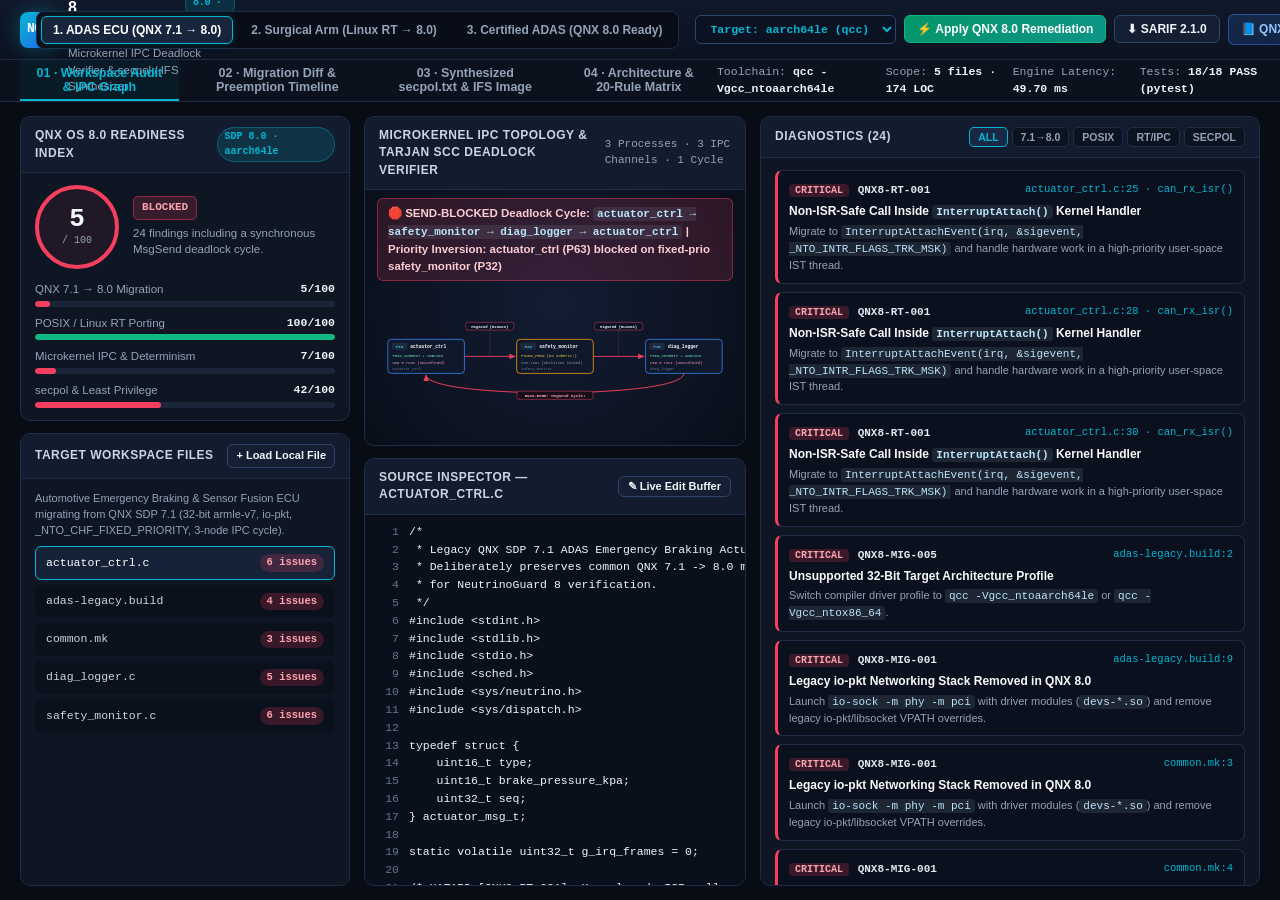
<file: docs/index.html>
<!DOCTYPE html>
<html lang="en">
<head>
  <meta charset="UTF-8" />
  <meta name="viewport" content="width=device-width, initial-scale=1.0" />
  <title>NeutrinoGuard 8 — Host Static Analyzer, IPC Verifier &amp; secpol Synthesizer for QNX OS 8.0</title>
  <link rel="stylesheet" href="styles.css" />
</head>
<body>
  <!-- Top Workstation Command Bar -->
  <header class="topbar">
    <div class="brand">
      <div class="brand-badge">NG8</div>
      <div>
        <div class="brand-title">
          NeutrinoGuard 8
          <span class="version-pill">QNX SDP 8.0 · v1.0.0</span>
        </div>
        <div class="brand-sub">Host Static Analyzer, Microkernel IPC Deadlock Verifier &amp; secpol / IFS Synthesizer</div>
      </div>
    </div>

    <div class="preset-bar" role="group" aria-label="Reference Workspaces">
      <button class="preset-btn active" data-preset="legacy_adas_71" id="btn-preset-legacy">
        1. ADAS ECU (QNX 7.1 → 8.0)
      </button>
      <button class="preset-btn" data-preset="surgical_arm_linux" id="btn-preset-surgical">
        2. Surgical Arm (Linux RT → 8.0)
      </button>
      <button class="preset-btn" data-preset="certified_adas_80" id="btn-preset-certified">
        3. Certified ADAS (QNX 8.0 Ready)
      </button>
    </div>

    <div class="actions-bar">
      <select id="arch-select" class="arch-select" aria-label="QNX 8.0 Target Architecture">
        <option value="aarch64le">Target: aarch64le (qcc)</option>
        <option value="x86_64">Target: x86_64 (qcc)</option>
      </select>
      <button class="btn btn-remediate" id="btn-auto-remediate" title="Load QNX 8.0 Remediated Reference">
        ⚡ Apply QNX 8.0 Remediation
      </button>
      <button class="btn" id="btn-export-sarif" title="Download OASIS SARIF 2.1.0 Report">
        ⬇ SARIF 2.1.0
      </button>
      <a class="btn btn-codelab" href="codelab.html" id="link-codelab">
        📘 QNX 8.0 Codelab ↗
      </a>
    </div>
  </header>

  <!-- Sub-navigation View Switcher & Live Telemetry -->
  <nav class="viewtabs">
    <div class="tab-group" role="tablist">
      <button class="view-tab active" data-view="audit" id="tab-audit">
        01 · Workspace Audit &amp; IPC Graph
      </button>
      <button class="view-tab" data-view="diff" id="tab-diff">
        02 · Migration Diff &amp; Preemption Timeline
      </button>
      <button class="view-tab" data-view="artifacts" id="tab-artifacts">
        03 · Synthesized secpol.txt &amp; IFS Image
      </button>
      <button class="view-tab" data-view="arch" id="tab-arch">
        04 · Architecture &amp; 20-Rule Matrix
      </button>
    </div>
    <div class="telemetry-strip" id="telemetry-strip">
      <span>Toolchain: <strong id="tel-toolchain">qcc -Vgcc_ntoaarch64le</strong></span>
      <span>Scope: <strong id="tel-scope">5 files · 169 LOC</strong></span>
      <span>Engine Latency: <strong id="tel-latency">1.4 ms</strong></span>
      <span>Tests: <strong>18/18 PASS (pytest)</strong></span>
    </div>
  </nav>

  <!-- Main Workstation Body -->
  <main class="workspace">
    <!-- ==================== VIEW 1: LIVE AUDIT & IPC GRAPH ==================== -->
    <section class="view-pane active" id="view-audit">
      <!-- Left Column: Readiness Score, Domain Breakdown & Workspace Files -->
      <div class="col-stack">
        <div class="card">
          <div class="card-header">
            <span class="card-title">QNX OS 8.0 Readiness Index</span>
            <span class="version-pill" id="target-os-pill">SDP 8.0 · 64-bit</span>
          </div>
          <div class="card-body">
            <div class="score-hero">
              <div class="score-ring" id="score-ring">
                <span class="score-num" id="score-num">5</span>
                <span class="score-denom">/ 100</span>
              </div>
              <div>
                <div class="status-badge status-BLOCKED" id="status-badge">BLOCKED</div>
                <div style="font-size: 11.5px; color: var(--text-secondary);" id="score-caption">
                  Critical QNX 8.0 incompatibilities or blocking IPC cycles detected.
                </div>
              </div>
            </div>

            <div class="domain-bars" id="domain-bars"></div>
          </div>
        </div>

        <div class="card" style="flex: 1;">
          <div class="card-header">
            <span class="card-title">Target Workspace Files</span>
            <label class="btn" style="padding: 3px 8px; font-size: 11px;">
              + Load Local File
              <input type="file" id="local-file-input" accept=".c,.cc,.cpp,.h,.hpp,.build,.mk,Makefile,.cmake" multiple hidden />
            </label>
          </div>
          <div class="card-body">
            <div style="font-size: 11px; color: var(--text-secondary); margin-bottom: 8px;" id="preset-desc"></div>
            <div class="file-list" id="file-list"></div>
          </div>
        </div>
      </div>

      <!-- Center Column: Interactive Microkernel IPC Topology SVG + Source Inspector / Live Editor -->
      <div class="col-stack">
        <div class="card ipc-card">
          <div class="card-header">
            <span class="card-title">Microkernel IPC Topology &amp; Tarjan SCC Deadlock Verifier</span>
            <span style="font-family: var(--font-mono); font-size: 11px; color: var(--text-secondary);" id="ipc-metrics-tag">
              3 Nodes · 3 Channels
            </span>
          </div>
          <div class="ipc-canvas-wrap">
            <div class="hazard-callout danger" id="ipc-banner"></div>
            <svg id="ipc-svg" viewBox="0 0 920 232" preserveAspectRatio="xMidYMid meet"></svg>
          </div>
        </div>

        <div class="card editor-card">
          <div class="card-header">
            <span class="card-title" id="active-file-title">Source Inspector — actuator_ctrl.c</span>
            <div style="display: flex; gap: 6px; align-items: center;">
              <button class="btn" id="btn-toggle-edit" style="padding: 3px 9px; font-size: 11px;">
                ✎ Live Edit Buffer
              </button>
            </div>
          </div>
          <div class="editor-wrap">
            <div class="code-lines-view" id="code-lines-view"></div>
            <textarea class="live-textarea" id="live-textarea" spellcheck="false" style="display: none;"></textarea>
          </div>
        </div>
      </div>

      <!-- Right Column: Diagnostics & QNX 8.0 Remediation Inspector -->
      <div class="col-stack">
        <div class="card" style="flex: 1;">
          <div class="card-header">
            <span class="card-title" id="diag-header-title">Diagnostics (24)</span>
            <div class="filter-pills" id="domain-filters">
              <button class="filter-pill active" data-dom="ALL">ALL</button>
              <button class="filter-pill" data-dom="MIGRATION">7.1→8.0</button>
              <button class="filter-pill" data-dom="PORTING">POSIX</button>
              <button class="filter-pill" data-dom="REALTIME">RT/IPC</button>
              <button class="filter-pill" data-dom="SECURITY">SECPOL</button>
            </div>
          </div>
          <div class="card-body">
            <div class="diag-list" id="diag-list"></div>
          </div>
        </div>
      </div>
    </section>

    <!-- ==================== VIEW 2: MIGRATION DIFF & PREEMPTION TIMELINE ==================== -->
    <section class="view-pane" id="view-diff">
      <div class="col-stack">
        <div class="card" style="flex: 1;">
          <div class="card-header">
            <span class="card-title">Detected Incompatibilities (Select Rule)</span>
            <span class="version-pill" id="diff-count-pill">24 Patches</span>
          </div>
          <div class="card-body">
            <div class="diag-list" id="diff-rule-list"></div>
          </div>
        </div>
      </div>

      <div class="col-stack">
        <div class="card" style="flex: 0 0 315px;">
          <div class="card-header">
            <span class="card-title" id="selected-diff-title">Side-by-Side QNX OS 8.0 Code Transformation</span>
            <span style="font-family: var(--font-mono); font-size: 11px; color: var(--accent-cyan);" id="selected-diff-ref"></span>
          </div>
          <div class="card-body" style="display: flex; flex-direction: column; gap: 10px;">
            <p style="font-size: 12px; color: var(--text-secondary);" id="selected-diff-msg"></p>
            <div class="diff-split" style="flex: 1;">
              <div>
                <div style="font-size: 11px; font-weight: 700; color: #fda4af; margin-bottom: 4px;">
                  − Legacy QNX 7.1 / Linux RT Pattern (Non-Compliant)
                </div>
                <pre class="code-box before" id="diff-before-box"></pre>
              </div>
              <div>
                <div style="font-size: 11px; font-weight: 700; color: #6ee7b7; margin-bottom: 4px;">
                  + QNX OS 8.0 Remediated Pattern (Verified)
                </div>
                <pre class="code-box after" id="diff-after-box"></pre>
              </div>
            </div>
          </div>
        </div>

        <div class="card" style="flex: 1;">
          <div class="card-header">
            <span class="card-title">QNX Microkernel Priority-Inversion Preemption Model (SCHED_FIFO)</span>
            <span class="version-pill">_NTO_CHF_FIXED_PRIORITY vs Priority Inheritance</span>
          </div>
          <div class="card-body" style="display: flex; align-items: center; justify-content: center; background: #090e19;">
            <svg id="preemption-svg" viewBox="0 0 1120 265" style="width: 100%; height: 100%;"></svg>
          </div>
        </div>
      </div>
    </section>

    <!-- ==================== VIEW 3: SYNTHESIZED SECPOL & IFS ARTIFACTS ==================== -->
    <section class="view-pane" id="view-artifacts">
      <div class="card">
        <div class="card-header">
          <span class="card-title">1 · Mandatory Security Policy (secpol.txt)</span>
          <button class="btn" data-copy="artifact-secpol" style="padding: 3px 8px; font-size: 11px;">Copy</button>
        </div>
        <pre class="artifact-pre" id="artifact-secpol"></pre>
      </div>

      <div class="card">
        <div class="card-header">
          <span class="card-title" id="ifs-card-title">2 · Bootable IFS Image (qnx800-qemu-aarch64le.build)</span>
          <button class="btn" data-copy="artifact-ifs" style="padding: 3px 8px; font-size: 11px;">Copy</button>
        </div>
        <pre class="artifact-pre" id="artifact-ifs"></pre>
      </div>

      <div class="col-stack">
        <div class="card" style="flex: 1;">
          <div class="card-header">
            <span class="card-title">3 · QNX SDP 8.0 CMake Toolchain</span>
            <button class="btn" data-copy="artifact-cmake" style="padding: 3px 8px; font-size: 11px;">Copy</button>
          </div>
          <pre class="artifact-pre" id="artifact-cmake"></pre>
        </div>

        <div class="card" style="flex: 0 0 295px;">
          <div class="card-header">
            <span class="card-title">Host-to-Target Build &amp; QEMU Launch Pipeline</span>
            <span class="version-pill">QNX Everywhere 8.0</span>
          </div>
          <pre class="artifact-pre" id="artifact-commands"></pre>
        </div>
      </div>
    </section>

    <!-- ==================== VIEW 4: ARCHITECTURE & 20-RULE MATRIX ==================== -->
    <section class="view-pane" id="view-arch">
      <div class="card">
        <div class="card-header">
          <span class="card-title">NeutrinoGuard 8 — Host-to-Target Verification &amp; Synthesis Architecture</span>
          <span class="version-pill">Zero-Dependency Python 3.10+ CLI · Browser Engine · OASIS SARIF 2.1.0</span>
        </div>
        <div class="card-body" style="padding: 8px 14px; background: #090e19; display: flex; align-items: center;">
          <svg id="arch-svg" viewBox="0 0 1800 220" style="width: 100%; height: 100%;"></svg>
        </div>
      </div>

      <div class="card">
        <div class="card-header">
          <span class="card-title">Complete 20-Rule QNX OS 8.0 Verification Matrix (4 Engineering Domains)</span>
          <span style="font-family: var(--font-mono); font-size: 11px; color: var(--accent-emerald);">
            All 20 Rules Covered by Deterministic Unit Tests (18/18 PASS)
          </span>
        </div>
        <div class="card-body">
          <div class="rule-grid" id="rule-matrix-grid"></div>
        </div>
      </div>
    </section>
  </main>

  <script src="presets.js"></script>
  <script src="engine.js"></script>
  <script src="app.js"></script>
</body>
</html>
</file>
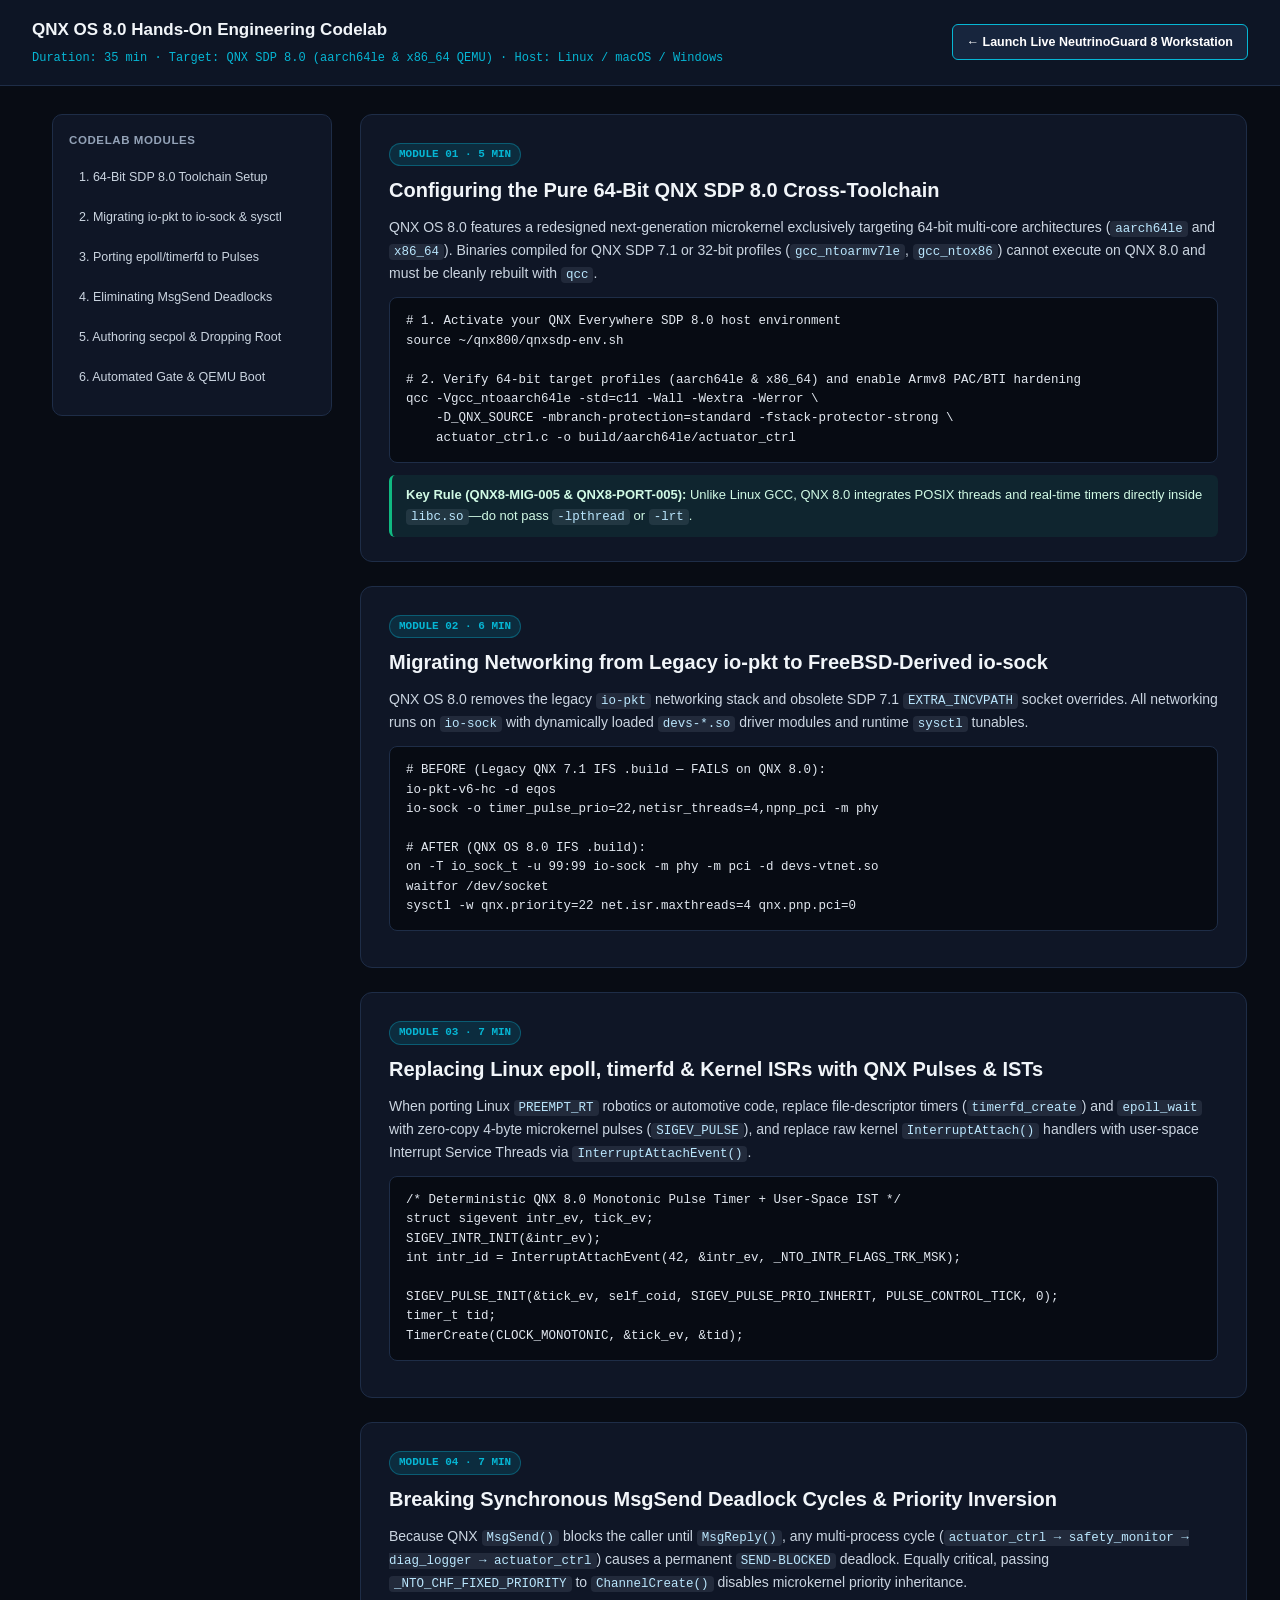
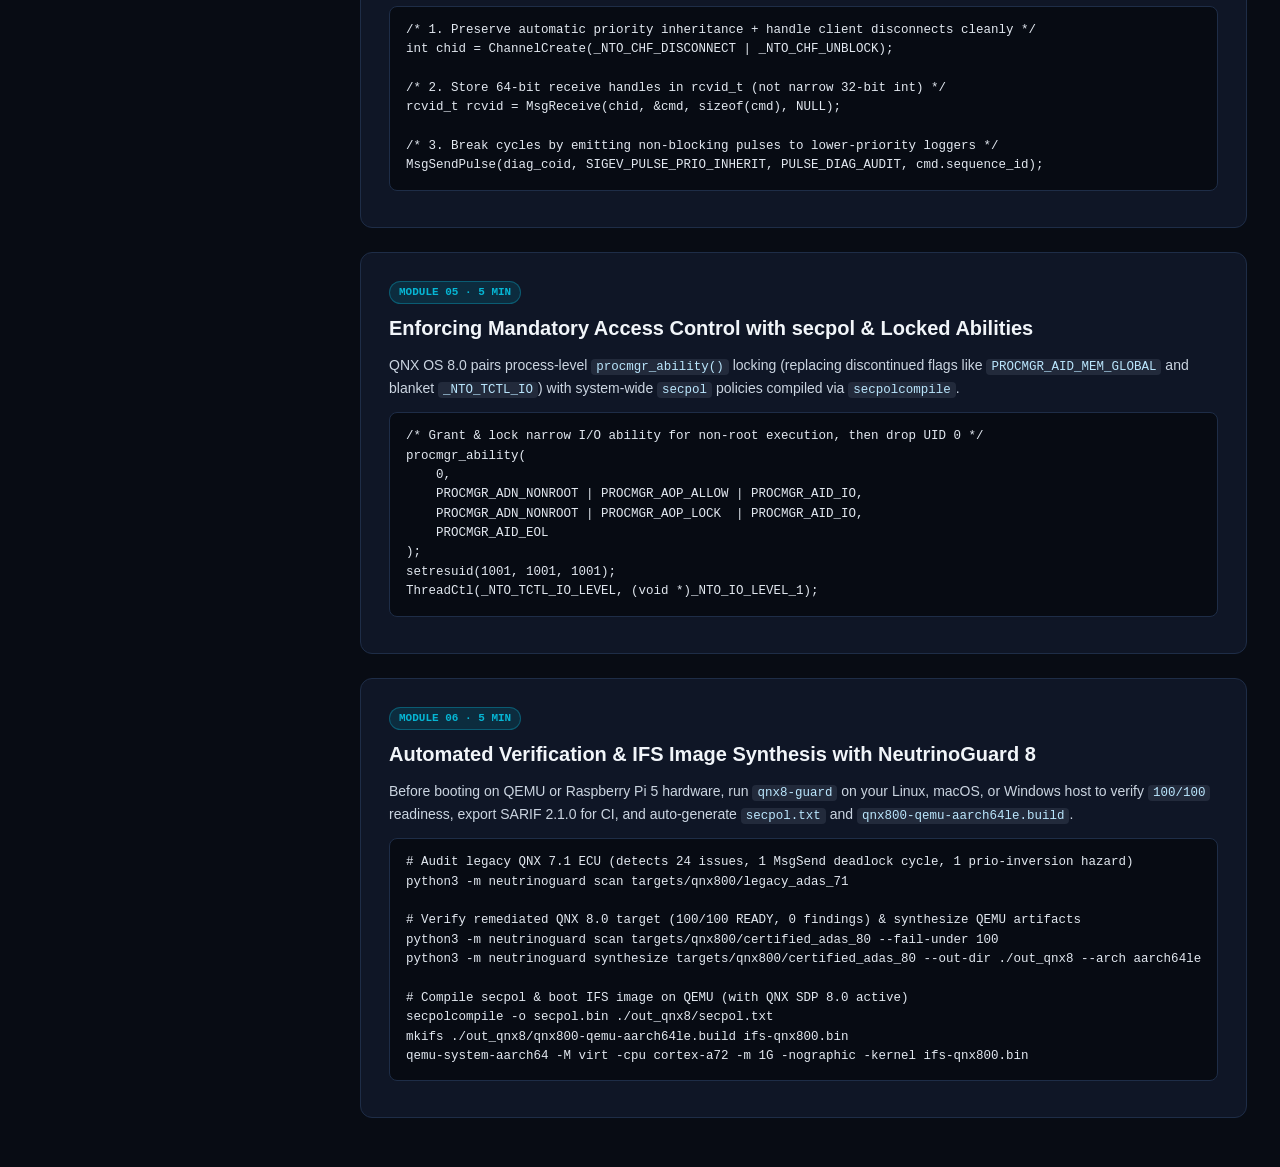
<file: docs/codelab.html>
<!DOCTYPE html>
<html lang="en">
<head>
  <meta charset="UTF-8" />
  <meta name="viewport" content="width=device-width, initial-scale=1.0" />
  <title>QNX OS 8.0 Interactive Codelab — Real-Time IPC, io-sock &amp; secpol Migration Guide</title>
  <style>
    :root {
      --bg: #080c14;
      --panel: #0f1626;
      --border: #1e2d47;
      --cyan: #06b6d4;
      --emerald: #10b981;
      --crimson: #f43f5e;
      --text: #f1f5f9;
      --muted: #94a3b8;
      --mono: "JetBrains Mono", "SFMono-Regular", Menlo, Monaco, Consolas, monospace;
      --sans: "Inter", -apple-system, BlinkMacSystemFont, "Segoe UI", Roboto, sans-serif;
    }
    * { box-sizing: border-box; margin: 0; padding: 0; }
    body {
      background: var(--bg);
      color: var(--text);
      font-family: var(--sans);
      line-height: 1.6;
    }
    .header {
      background: #0d1525;
      border-bottom: 1px solid var(--border);
      padding: 16px 32px;
      display: flex;
      justify-content: space-between;
      align-items: center;
      position: sticky;
      top: 0;
      z-index: 10;
    }
    .header h1 { font-size: 17px; font-weight: 700; }
    .header span { color: var(--cyan); font-family: var(--mono); font-size: 12px; }
    .back-btn {
      background: #17253d;
      color: #fff;
      text-decoration: none;
      padding: 7px 14px;
      border-radius: 6px;
      border: 1px solid var(--cyan);
      font-size: 12.5px;
      font-weight: 600;
    }
    .layout {
      max-width: 1240px;
      margin: 0 auto;
      display: grid;
      grid-template-columns: 280px 1fr;
      gap: 28px;
      padding: 28px 32px 64px;
    }
    .sidebar {
      position: sticky;
      top: 84px;
      align-self: start;
      background: var(--panel);
      border: 1px solid var(--border);
      border-radius: 10px;
      padding: 16px;
    }
    .sidebar h2 {
      font-size: 11.5px;
      text-transform: uppercase;
      letter-spacing: 0.6px;
      color: var(--muted);
      margin-bottom: 10px;
    }
    .step-link {
      display: block;
      padding: 8px 10px;
      border-radius: 6px;
      color: #cbd5e1;
      text-decoration: none;
      font-size: 12.5px;
      margin-bottom: 4px;
    }
    .step-link:hover { background: #16233b; color: #fff; }
    .content { display: flex; flex-direction: column; gap: 24px; }
    .step-card {
      background: var(--panel);
      border: 1px solid var(--border);
      border-radius: 12px;
      padding: 24px 28px;
    }
    .step-badge {
      display: inline-block;
      font-family: var(--mono);
      font-size: 11px;
      font-weight: 700;
      color: var(--cyan);
      background: rgba(6, 182, 212, 0.14);
      border: 1px solid rgba(6, 182, 212, 0.35);
      padding: 2px 9px;
      border-radius: 99px;
      margin-bottom: 8px;
    }
    .step-card h3 { font-size: 20px; margin-bottom: 10px; }
    .step-card p { color: #cbd5e1; font-size: 14px; margin-bottom: 12px; }
    pre {
      background: #070b13;
      border: 1px solid var(--border);
      border-radius: 8px;
      padding: 14px 16px;
      font-family: var(--mono);
      font-size: 12.5px;
      line-height: 1.55;
      overflow-x: auto;
      margin-bottom: 12px;
      color: #e2e8f0;
    }
    code {
      font-family: var(--mono);
      font-size: 12.5px;
      background: rgba(148, 163, 184, 0.14);
      color: #bae6fd;
      padding: 1px 5px;
      border-radius: 4px;
    }
    pre code { background: none; padding: 0; color: inherit; }
    .callout {
      border-left: 3px solid var(--emerald);
      background: rgba(16, 185, 129, 0.09);
      padding: 10px 14px;
      border-radius: 6px;
      font-size: 13px;
      color: #d1fae5;
    }
  </style>
</head>
<body>
  <header class="header">
    <div>
      <h1>QNX OS 8.0 Hands-On Engineering Codelab</h1>
      <span>Duration: 35 min · Target: QNX SDP 8.0 (aarch64le &amp; x86_64 QEMU) · Host: Linux / macOS / Windows</span>
    </div>
    <a class="back-btn" href="index.html">← Launch Live NeutrinoGuard 8 Workstation</a>
  </header>

  <div class="layout">
    <aside class="sidebar">
      <h2>Codelab Modules</h2>
      <a class="step-link" href="#step-1">1. 64-Bit SDP 8.0 Toolchain Setup</a>
      <a class="step-link" href="#step-2">2. Migrating io-pkt to io-sock &amp; sysctl</a>
      <a class="step-link" href="#step-3">3. Porting epoll/timerfd to Pulses</a>
      <a class="step-link" href="#step-4">4. Eliminating MsgSend Deadlocks</a>
      <a class="step-link" href="#step-5">5. Authoring secpol &amp; Dropping Root</a>
      <a class="step-link" href="#step-6">6. Automated Gate &amp; QEMU Boot</a>
    </aside>

    <main class="content">
      <section class="step-card" id="step-1">
        <span class="step-badge">MODULE 01 · 5 MIN</span>
        <h3>Configuring the Pure 64-Bit QNX SDP 8.0 Cross-Toolchain</h3>
        <p>
          QNX OS 8.0 features a redesigned next-generation microkernel exclusively targeting 64-bit multi-core architectures (<code>aarch64le</code> and <code>x86_64</code>). Binaries compiled for QNX SDP 7.1 or 32-bit profiles (<code>gcc_ntoarmv7le</code>, <code>gcc_ntox86</code>) cannot execute on QNX 8.0 and must be cleanly rebuilt with <code>qcc</code>.
        </p>
        <pre><code># 1. Activate your QNX Everywhere SDP 8.0 host environment
source ~/qnx800/qnxsdp-env.sh

# 2. Verify 64-bit target profiles (aarch64le &amp; x86_64) and enable Armv8 PAC/BTI hardening
qcc -Vgcc_ntoaarch64le -std=c11 -Wall -Wextra -Werror \
    -D_QNX_SOURCE -mbranch-protection=standard -fstack-protector-strong \
    actuator_ctrl.c -o build/aarch64le/actuator_ctrl</code></pre>
        <div class="callout">
          <strong>Key Rule (QNX8-MIG-005 &amp; QNX8-PORT-005):</strong> Unlike Linux GCC, QNX 8.0 integrates POSIX threads and real-time timers directly inside <code>libc.so</code>—do not pass <code>-lpthread</code> or <code>-lrt</code>.
        </div>
      </section>

      <section class="step-card" id="step-2">
        <span class="step-badge">MODULE 02 · 6 MIN</span>
        <h3>Migrating Networking from Legacy io-pkt to FreeBSD-Derived io-sock</h3>
        <p>
          QNX OS 8.0 removes the legacy <code>io-pkt</code> networking stack and obsolete SDP 7.1 <code>EXTRA_INCVPATH</code> socket overrides. All networking runs on <code>io-sock</code> with dynamically loaded <code>devs-*.so</code> driver modules and runtime <code>sysctl</code> tunables.
        </p>
        <pre><code># BEFORE (Legacy QNX 7.1 IFS .build — FAILS on QNX 8.0):
io-pkt-v6-hc -d eqos
io-sock -o timer_pulse_prio=22,netisr_threads=4,npnp_pci -m phy

# AFTER (QNX OS 8.0 IFS .build):
on -T io_sock_t -u 99:99 io-sock -m phy -m pci -d devs-vtnet.so
waitfor /dev/socket
sysctl -w qnx.priority=22 net.isr.maxthreads=4 qnx.pnp.pci=0</code></pre>
      </section>

      <section class="step-card" id="step-3">
        <span class="step-badge">MODULE 03 · 7 MIN</span>
        <h3>Replacing Linux epoll, timerfd &amp; Kernel ISRs with QNX Pulses &amp; ISTs</h3>
        <p>
          When porting Linux <code>PREEMPT_RT</code> robotics or automotive code, replace file-descriptor timers (<code>timerfd_create</code>) and <code>epoll_wait</code> with zero-copy 4-byte microkernel pulses (<code>SIGEV_PULSE</code>), and replace raw kernel <code>InterruptAttach()</code> handlers with user-space Interrupt Service Threads via <code>InterruptAttachEvent()</code>.
        </p>
        <pre><code>/* Deterministic QNX 8.0 Monotonic Pulse Timer + User-Space IST */
struct sigevent intr_ev, tick_ev;
SIGEV_INTR_INIT(&amp;intr_ev);
int intr_id = InterruptAttachEvent(42, &amp;intr_ev, _NTO_INTR_FLAGS_TRK_MSK);

SIGEV_PULSE_INIT(&amp;tick_ev, self_coid, SIGEV_PULSE_PRIO_INHERIT, PULSE_CONTROL_TICK, 0);
timer_t tid;
TimerCreate(CLOCK_MONOTONIC, &amp;tick_ev, &amp;tid);</code></pre>
      </section>

      <section class="step-card" id="step-4">
        <span class="step-badge">MODULE 04 · 7 MIN</span>
        <h3>Breaking Synchronous MsgSend Deadlock Cycles &amp; Priority Inversion</h3>
        <p>
          Because QNX <code>MsgSend()</code> blocks the caller until <code>MsgReply()</code>, any multi-process cycle (<code>actuator_ctrl → safety_monitor → diag_logger → actuator_ctrl</code>) causes a permanent <code>SEND-BLOCKED</code> deadlock. Equally critical, passing <code>_NTO_CHF_FIXED_PRIORITY</code> to <code>ChannelCreate()</code> disables microkernel priority inheritance.
        </p>
        <pre><code>/* 1. Preserve automatic priority inheritance + handle client disconnects cleanly */
int chid = ChannelCreate(_NTO_CHF_DISCONNECT | _NTO_CHF_UNBLOCK);

/* 2. Store 64-bit receive handles in rcvid_t (not narrow 32-bit int) */
rcvid_t rcvid = MsgReceive(chid, &amp;cmd, sizeof(cmd), NULL);

/* 3. Break cycles by emitting non-blocking pulses to lower-priority loggers */
MsgSendPulse(diag_coid, SIGEV_PULSE_PRIO_INHERIT, PULSE_DIAG_AUDIT, cmd.sequence_id);</code></pre>
      </section>

      <section class="step-card" id="step-5">
        <span class="step-badge">MODULE 05 · 5 MIN</span>
        <h3>Enforcing Mandatory Access Control with secpol &amp; Locked Abilities</h3>
        <p>
          QNX OS 8.0 pairs process-level <code>procmgr_ability()</code> locking (replacing discontinued flags like <code>PROCMGR_AID_MEM_GLOBAL</code> and blanket <code>_NTO_TCTL_IO</code>) with system-wide <code>secpol</code> policies compiled via <code>secpolcompile</code>.
        </p>
        <pre><code>/* Grant &amp; lock narrow I/O ability for non-root execution, then drop UID 0 */
procmgr_ability(
    0,
    PROCMGR_ADN_NONROOT | PROCMGR_AOP_ALLOW | PROCMGR_AID_IO,
    PROCMGR_ADN_NONROOT | PROCMGR_AOP_LOCK  | PROCMGR_AID_IO,
    PROCMGR_AID_EOL
);
setresuid(1001, 1001, 1001);
ThreadCtl(_NTO_TCTL_IO_LEVEL, (void *)_NTO_IO_LEVEL_1);</code></pre>
      </section>

      <section class="step-card" id="step-6">
        <span class="step-badge">MODULE 06 · 5 MIN</span>
        <h3>Automated Verification &amp; IFS Image Synthesis with NeutrinoGuard 8</h3>
        <p>
          Before booting on QEMU or Raspberry Pi 5 hardware, run <code>qnx8-guard</code> on your Linux, macOS, or Windows host to verify <code>100/100</code> readiness, export SARIF 2.1.0 for CI, and auto-generate <code>secpol.txt</code> and <code>qnx800-qemu-aarch64le.build</code>.
        </p>
        <pre><code># Audit legacy QNX 7.1 ECU (detects 24 issues, 1 MsgSend deadlock cycle, 1 prio-inversion hazard)
python3 -m neutrinoguard scan targets/qnx800/legacy_adas_71

# Verify remediated QNX 8.0 target (100/100 READY, 0 findings) &amp; synthesize QEMU artifacts
python3 -m neutrinoguard scan targets/qnx800/certified_adas_80 --fail-under 100
python3 -m neutrinoguard synthesize targets/qnx800/certified_adas_80 --out-dir ./out_qnx8 --arch aarch64le

# Compile secpol &amp; boot IFS image on QEMU (with QNX SDP 8.0 active)
secpolcompile -o secpol.bin ./out_qnx8/secpol.txt
mkifs ./out_qnx8/qnx800-qemu-aarch64le.build ifs-qnx800.bin
qemu-system-aarch64 -M virt -cpu cortex-a72 -m 1G -nographic -kernel ifs-qnx800.bin</code></pre>
      </section>
    </main>
  </div>
</body>
</html>
</file>
<file: docs/styles.css>
/* NeutrinoGuard 8 — Precision Industrial RTOS Workstation Stylesheet */
:root {
  --bg-canvas: #080c14;
  --bg-panel: #0e1523;
  --bg-panel-alt: #131c2e;
  --bg-code: #0a101b;
  --border: #1e2d47;
  --border-bright: #2e456b;
  --text-primary: #f1f5f9;
  --text-secondary: #94a3b8;
  --text-muted: #64748b;
  --accent-cyan: #06b6d4;
  --accent-blue: #3b82f6;
  --accent-emerald: #10b981;
  --accent-amber: #f59e0b;
  --accent-crimson: #f43f5e;
  --accent-violet: #8b5cf6;
  --font-sans: "Inter", -apple-system, BlinkMacSystemFont, "Segoe UI", Roboto, sans-serif;
  --font-mono: "JetBrains Mono", "SFMono-Regular", Menlo, Monaco, Consolas, monospace;
}

* {
  box-sizing: border-box;
  margin: 0;
  padding: 0;
}

html, body {
  background: var(--bg-canvas);
  color: var(--text-primary);
  font-family: var(--font-sans);
  font-size: 13px;
  line-height: 1.45;
  height: 100vh;
  overflow: hidden;
  -webkit-font-smoothing: antialiased;
}

/* Top Header Bar */
.topbar {
  height: 60px;
  background: linear-gradient(180deg, #10192b 0%, #0b1220 100%);
  border-bottom: 1px solid var(--border);
  display: flex;
  align-items: center;
  justify-content: space-between;
  padding: 0 20px;
  gap: 16px;
}

.brand {
  display: flex;
  align-items: center;
  gap: 12px;
  min-width: 0;
}

.brand-badge {
  width: 36px;
  height: 36px;
  border-radius: 8px;
  background: linear-gradient(135deg, #06b6d4 0%, #2563eb 100%);
  display: flex;
  align-items: center;
  justify-content: center;
  font-family: var(--font-mono);
  font-weight: 800;
  font-size: 13px;
  color: #ffffff;
  letter-spacing: -0.5px;
  box-shadow: 0 0 18px rgba(6, 182, 212, 0.35);
  flex-shrink: 0;
}

.brand-title {
  font-size: 16px;
  font-weight: 700;
  letter-spacing: -0.3px;
  color: #ffffff;
  display: flex;
  align-items: center;
  gap: 8px;
}

.version-pill {
  font-family: var(--font-mono);
  font-size: 10px;
  font-weight: 600;
  padding: 2px 7px;
  border-radius: 99px;
  background: rgba(6, 182, 212, 0.14);
  color: var(--accent-cyan);
  border: 1px solid rgba(6, 182, 212, 0.35);
}

.brand-sub {
  font-size: 11.5px;
  color: var(--text-secondary);
}

.preset-bar {
  display: flex;
  align-items: center;
  gap: 6px;
  background: #080d17;
  padding: 4px;
  border-radius: 8px;
  border: 1px solid var(--border);
}

.preset-btn {
  background: transparent;
  border: 1px solid transparent;
  color: var(--text-secondary);
  font-family: var(--font-sans);
  font-size: 12px;
  font-weight: 600;
  padding: 6px 11px;
  border-radius: 6px;
  cursor: pointer;
  transition: all 0.15s ease;
  white-space: nowrap;
}

.preset-btn:hover {
  color: var(--text-primary);
  background: rgba(255, 255, 255, 0.04);
}

.preset-btn.active {
  background: #17253d;
  color: #ffffff;
  border-color: var(--accent-cyan);
  box-shadow: 0 0 10px rgba(6, 182, 212, 0.18);
}

.actions-bar {
  display: flex;
  align-items: center;
  gap: 8px;
}

.arch-select {
  background: #0b1322;
  color: var(--accent-cyan);
  border: 1px solid var(--border-bright);
  border-radius: 6px;
  padding: 6px 10px;
  font-family: var(--font-mono);
  font-size: 11.5px;
  font-weight: 600;
  cursor: pointer;
}

.btn {
  border-radius: 6px;
  padding: 6px 12px;
  font-size: 12px;
  font-weight: 600;
  cursor: pointer;
  border: 1px solid var(--border-bright);
  background: #141f33;
  color: var(--text-primary);
  text-decoration: none;
  display: inline-flex;
  align-items: center;
  gap: 6px;
  white-space: nowrap;
  transition: all 0.15s ease;
}

.btn:hover {
  border-color: var(--accent-cyan);
  background: #1b2a44;
}

.btn-remediate {
  background: linear-gradient(135deg, #059669 0%, #0d9488 100%);
  border-color: #10b981;
  color: #ffffff;
}

.btn-remediate:hover {
  filter: brightness(1.1);
  border-color: #34d399;
}

.btn-codelab {
  background: rgba(59, 130, 246, 0.16);
  border-color: rgba(59, 130, 246, 0.5);
  color: #93c5fd;
}

/* Sub-navigation View Tabs */
.viewtabs {
  height: 42px;
  background: #0b111d;
  border-bottom: 1px solid var(--border);
  display: flex;
  align-items: center;
  justify-content: space-between;
  padding: 0 20px;
}

.tab-group {
  display: flex;
  gap: 6px;
  height: 100%;
}

.view-tab {
  background: transparent;
  border: none;
  border-bottom: 2px solid transparent;
  color: var(--text-secondary);
  font-family: var(--font-sans);
  font-size: 12.5px;
  font-weight: 600;
  padding: 0 14px;
  cursor: pointer;
  display: flex;
  align-items: center;
  gap: 7px;
  transition: color 0.15s ease;
}

.view-tab:hover {
  color: var(--text-primary);
}

.view-tab.active {
  color: var(--accent-cyan);
  border-bottom-color: var(--accent-cyan);
  background: rgba(6, 182, 212, 0.06);
}

.telemetry-strip {
  display: flex;
  align-items: center;
  gap: 16px;
  font-family: var(--font-mono);
  font-size: 11.5px;
  color: var(--text-secondary);
}

.telemetry-strip strong {
  color: var(--text-primary);
}

/* Main Workspace Container */
.workspace {
  height: calc(100vh - 102px);
  padding: 14px 20px;
  overflow: hidden;
}

.view-pane {
  display: none;
  height: 100%;
}

.view-pane.active {
  display: grid;
}

/* VIEW 1: 3-Column Audit & IPC Workstation */
#view-audit.active {
  grid-template-columns: 330px minmax(0, 1fr) 500px;
  gap: 14px;
}

.col-stack {
  display: flex;
  flex-direction: column;
  gap: 12px;
  height: 100%;
  min-height: 0;
  min-width: 0;
}

.card {
  background: var(--bg-panel);
  border: 1px solid var(--border);
  border-radius: 10px;
  display: flex;
  flex-direction: column;
  min-height: 0;
  min-width: 0;
  overflow: hidden;
}

.card-header {
  padding: 10px 14px;
  background: var(--bg-panel-alt);
  border-bottom: 1px solid var(--border);
  display: flex;
  align-items: center;
  justify-content: space-between;
  gap: 8px;
  flex-shrink: 0;
}

.card-title {
  font-size: 12px;
  font-weight: 700;
  text-transform: uppercase;
  letter-spacing: 0.5px;
  color: #cbd5e1;
}

.card-body {
  padding: 12px 14px;
  overflow-y: auto;
  flex: 1;
  min-height: 0;
}

/* Readiness Score Card */
.score-hero {
  display: flex;
  align-items: center;
  gap: 14px;
  margin-bottom: 12px;
}

.score-ring {
  width: 84px;
  height: 84px;
  border-radius: 50%;
  display: flex;
  flex-direction: column;
  align-items: center;
  justify-content: center;
  border: 4px solid var(--accent-crimson);
  background: rgba(244, 63, 94, 0.08);
  flex-shrink: 0;
}

.score-ring.ready {
  border-color: var(--accent-emerald);
  background: rgba(16, 185, 129, 0.1);
}

.score-ring.warn {
  border-color: var(--accent-amber);
  background: rgba(245, 158, 11, 0.1);
}

.score-num {
  font-family: var(--font-mono);
  font-size: 26px;
  font-weight: 800;
  line-height: 1;
}

.score-denom {
  font-family: var(--font-mono);
  font-size: 10px;
  color: var(--text-secondary);
  margin-top: 2px;
}

.status-badge {
  display: inline-block;
  font-family: var(--font-mono);
  font-size: 11px;
  font-weight: 700;
  padding: 3px 8px;
  border-radius: 5px;
  margin-bottom: 5px;
}

.status-BLOCKED {
  background: rgba(244, 63, 94, 0.18);
  color: #fda4af;
  border: 1px solid rgba(244, 63, 94, 0.45);
}

.status-NEEDS_REMEDIATION {
  background: rgba(245, 158, 11, 0.18);
  color: #fcd34d;
  border: 1px solid rgba(245, 158, 11, 0.45);
}

.status-READY {
  background: rgba(16, 185, 129, 0.18);
  color: #6ee7b7;
  border: 1px solid rgba(16, 185, 129, 0.45);
}

.domain-bars {
  display: flex;
  flex-direction: column;
  gap: 8px;
}

.dom-row {
  display: flex;
  flex-direction: column;
  gap: 3px;
}

.dom-label-line {
  display: flex;
  justify-content: space-between;
  font-size: 11.5px;
  color: var(--text-secondary);
}

.dom-label-line span:last-child {
  font-family: var(--font-mono);
  font-weight: 700;
  color: var(--text-primary);
}

.bar-track {
  height: 6px;
  border-radius: 99px;
  background: #1b263b;
  overflow: hidden;
}

.bar-fill {
  height: 100%;
  border-radius: 99px;
  transition: width 0.25s ease;
}

/* File Explorer List */
.file-list {
  display: flex;
  flex-direction: column;
  gap: 5px;
}

.file-item {
  display: flex;
  align-items: center;
  justify-content: space-between;
  padding: 7px 10px;
  border-radius: 6px;
  background: #0a101c;
  border: 1px solid transparent;
  cursor: pointer;
  font-family: var(--font-mono);
  font-size: 11.5px;
  color: #cbd5e1;
}

.file-item:hover {
  border-color: var(--border-bright);
}

.file-item.active {
  background: #152238;
  border-color: var(--accent-cyan);
  color: #ffffff;
}

.count-pill {
  font-size: 10.5px;
  font-weight: 700;
  padding: 1px 7px;
  border-radius: 99px;
}

.count-pill.bad {
  background: rgba(244, 63, 94, 0.2);
  color: #fda4af;
}

.count-pill.clean {
  background: rgba(16, 185, 129, 0.18);
  color: #6ee7b7;
}

/* IPC SVG Canvas & Hazard Banners */
.ipc-card {
  flex: 0 0 330px;
}

.ipc-canvas-wrap {
  position: relative;
  flex: 1;
  display: flex;
  flex-direction: column;
  background: radial-gradient(circle at 50% 45%, #121d33 0%, #090e19 100%);
  padding: 8px 12px;
  overflow: hidden;
}

.hazard-callout {
  padding: 6px 10px;
  border-radius: 6px;
  font-size: 11.5px;
  font-weight: 600;
  margin-bottom: 6px;
  display: flex;
  align-items: center;
  justify-content: space-between;
  gap: 8px;
}

.hazard-callout.danger {
  background: rgba(244, 63, 94, 0.15);
  border: 1px solid rgba(244, 63, 94, 0.45);
  color: #fecdd3;
}

.hazard-callout.safe {
  background: rgba(16, 185, 129, 0.13);
  border: 1px solid rgba(16, 185, 129, 0.4);
  color: #a7f3d0;
}

#ipc-svg {
  width: 100%;
  flex: 1;
  min-height: 0;
}

/* Code Editor / Source Inspector */
.editor-card {
  flex: 1;
}

.editor-wrap {
  display: grid;
  grid-template-columns: 1fr;
  height: 100%;
  overflow: hidden;
}

.code-lines-view {
  background: var(--bg-code);
  font-family: var(--font-mono);
  font-size: 11.5px;
  line-height: 1.55;
  overflow-y: auto;
  padding: 8px 0;
}

.code-line {
  display: grid;
  grid-template-columns: 44px 1fr;
  padding: 0 12px 0 0;
  white-space: pre;
}

.code-line.flagged-CRITICAL {
  background: rgba(244, 63, 94, 0.16);
  border-left: 3px solid var(--accent-crimson);
}

.code-line.flagged-HIGH {
  background: rgba(245, 158, 11, 0.14);
  border-left: 3px solid var(--accent-amber);
}

.code-line.flagged-MEDIUM {
  background: rgba(59, 130, 246, 0.13);
  border-left: 3px solid var(--accent-blue);
}

.ln-num {
  color: var(--text-muted);
  text-align: right;
  padding-right: 10px;
  user-select: none;
}

.live-textarea {
  width: 100%;
  height: 100%;
  background: var(--bg-code);
  color: #e2e8f0;
  border: none;
  padding: 10px 14px;
  font-family: var(--font-mono);
  font-size: 12px;
  line-height: 1.5;
  resize: none;
  outline: none;
}

/* Right Column: Diagnostics Inspector */
.filter-pills {
  display: flex;
  gap: 4px;
  flex-wrap: wrap;
}

.filter-pill {
  background: #0b1220;
  border: 1px solid var(--border);
  color: var(--text-secondary);
  font-size: 10.5px;
  font-weight: 700;
  padding: 3px 8px;
  border-radius: 5px;
  cursor: pointer;
}

.filter-pill.active {
  background: #192945;
  color: var(--accent-cyan);
  border-color: var(--accent-cyan);
}

.diag-list {
  display: flex;
  flex-direction: column;
  gap: 8px;
}

.diag-card {
  background: #0a101d;
  border: 1px solid var(--border);
  border-left: 3px solid var(--accent-blue);
  border-radius: 7px;
  padding: 9px 11px;
  cursor: pointer;
  transition: border-color 0.15s ease;
}

.diag-card:hover {
  border-color: var(--accent-cyan);
}

.diag-card.sev-CRITICAL {
  border-left-color: var(--accent-crimson);
}

.diag-card.sev-HIGH {
  border-left-color: var(--accent-amber);
}

.diag-top {
  display: flex;
  align-items: center;
  justify-content: space-between;
  gap: 8px;
  margin-bottom: 4px;
}

.sev-tag {
  font-family: var(--font-mono);
  font-size: 10px;
  font-weight: 800;
  padding: 1px 6px;
  border-radius: 4px;
}

.sev-tag.CRITICAL {
  background: rgba(244, 63, 94, 0.2);
  color: #fda4af;
}

.sev-tag.HIGH {
  background: rgba(245, 158, 11, 0.2);
  color: #fcd34d;
}

.sev-tag.MEDIUM {
  background: rgba(59, 130, 246, 0.2);
  color: #93c5fd;
}

.diag-loc {
  font-family: var(--font-mono);
  font-size: 10.5px;
  color: var(--accent-cyan);
}

.diag-title {
  font-size: 12px;
  font-weight: 700;
  color: #f8fafc;
  margin-bottom: 3px;
}

.diag-fix {
  font-size: 11px;
  color: var(--text-secondary);
}

.diag-fix code,
code {
  font-family: var(--font-mono);
  font-size: 11px;
  background: rgba(148, 163, 184, 0.14);
  color: #bae6fd;
  padding: 1px 4px;
  border-radius: 3px;
}

/* VIEW 2: Side-by-Side Migration Diff & Priority-Inversion Preemption Timeline */
#view-diff.active {
  grid-template-columns: 380px minmax(0, 1fr);
  gap: 14px;
}

.diff-split {
  display: grid;
  grid-template-columns: 1fr 1fr;
  gap: 12px;
}

.code-box {
  background: var(--bg-code);
  border: 1px solid var(--border);
  border-radius: 8px;
  padding: 10px 12px;
  font-family: var(--font-mono);
  font-size: 11.5px;
  line-height: 1.5;
  white-space: pre-wrap;
  word-break: break-word;
  overflow-x: auto;
}

.code-box.before {
  border-top: 3px solid var(--accent-crimson);
  color: #fecdd3;
}

.code-box.after {
  border-top: 3px solid var(--accent-emerald);
  color: #a7f3d0;
}

/* VIEW 3: Synthesized QNX 8.0 Artifacts */
#view-artifacts.active {
  grid-template-columns: 1fr 1fr 1fr;
  gap: 14px;
}

.artifact-pre {
  background: var(--bg-code);
  font-family: var(--font-mono);
  font-size: 10.6px;
  line-height: 1.42;
  color: #e2e8f0;
  white-space: pre-wrap;
  overflow-wrap: anywhere;
  word-break: break-word;
  overflow-y: auto;
  height: 100%;
  padding: 10px 12px;
}

/* VIEW 4: Architecture & 20-Rule Matrix */
#view-arch.active {
  grid-template-rows: 295px minmax(0, 1fr);
  gap: 14px;
}

.rule-grid {
  display: grid;
  grid-template-columns: repeat(4, minmax(0, 1fr));
  gap: 10px;
}

.rule-tile {
  background: #0a101d;
  border: 1px solid var(--border);
  border-radius: 7px;
  padding: 8px 10px;
}

.rule-tile-head {
  display: flex;
  justify-content: space-between;
  align-items: center;
  margin-bottom: 4px;
}

.rule-id {
  font-family: var(--font-mono);
  font-size: 11px;
  font-weight: 700;
  color: var(--accent-cyan);
}

.rule-tile-title {
  font-size: 11.5px;
  font-weight: 700;
  color: #f1f5f9;
  margin-bottom: 3px;
}

.rule-tile-desc {
  font-size: 10.5px;
  color: var(--text-secondary);
}
</file>
